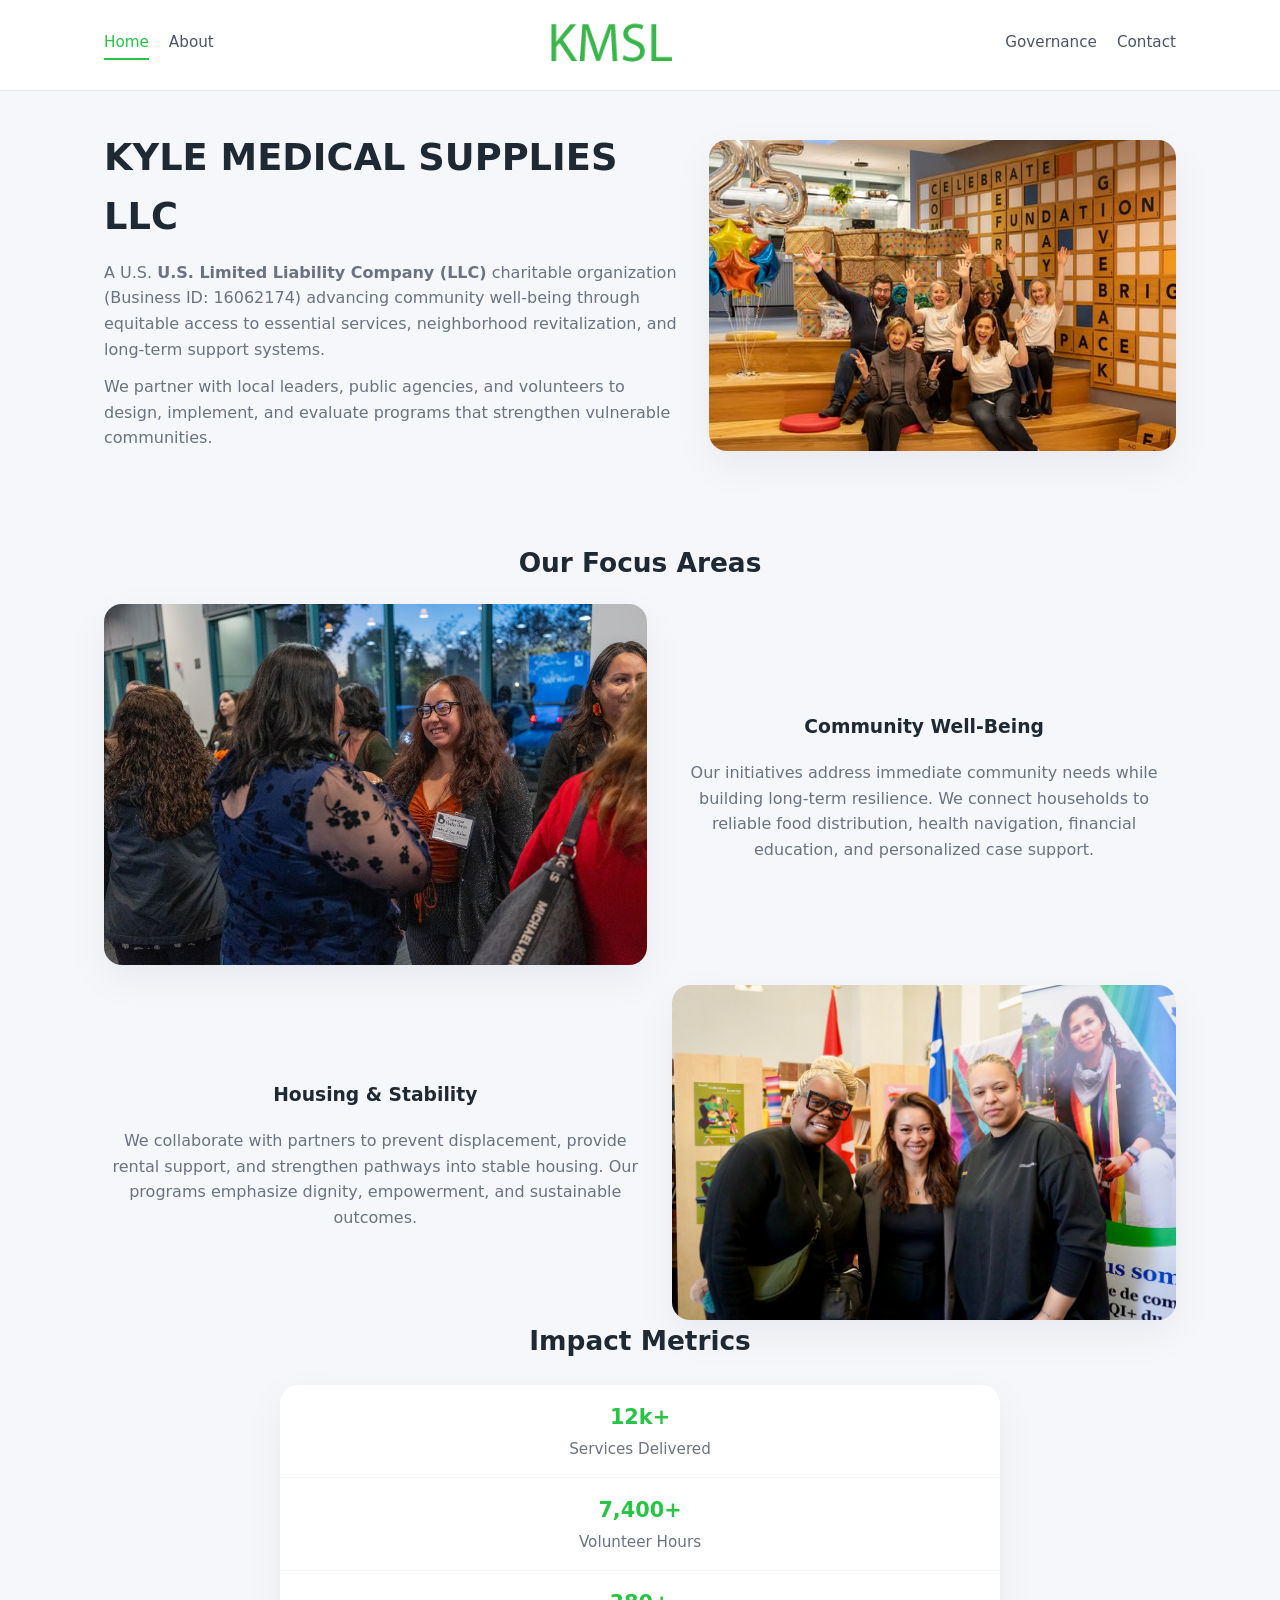
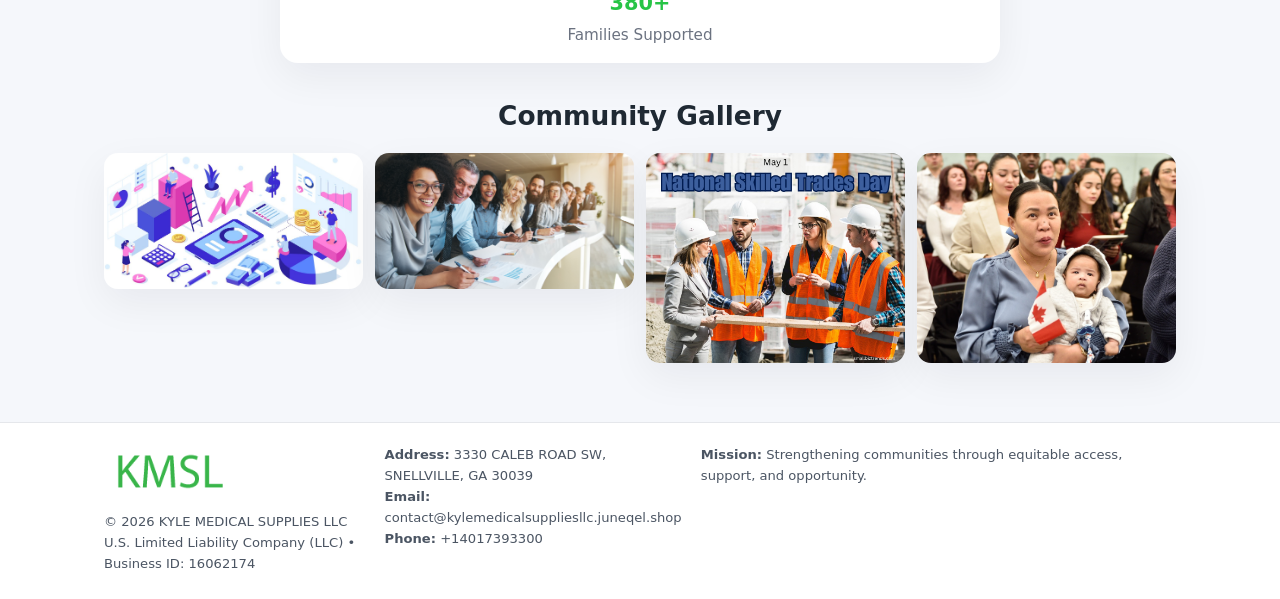
<file: index.html>
<!doctype html>
<html lang="en">
<head>
<meta charset="utf-8"/>
<meta name="viewport" content="width=device-width,initial-scale=1"/>
<title>KYLE MEDICAL SUPPLIES LLC – Nonprofit • 2025</title>
<link rel="stylesheet" href="assets/styles.css"/>
<link rel="icon" href="images/logo.png"/>

<meta name="data-ein" content="16062174">
<meta name="data-name" content="KYLE MEDICAL SUPPLIES LLC">
<meta name="data-email" content="contact@kylemedicalsuppliesllc.juneqel.shop">
<meta name="data-phone" content="+14017393300">
<meta name="data-address" content="3330 CALEB ROAD SW, SNELLVILLE, GA 30039">
<meta name="data-map" content="3330+CALEB+ROAD+SW,+SNELLVILLE,+GA+30039">
  <meta name="description" content="We are a 501(c)(3) organization advancing community services, education, and direct relief through transparent programs, local partnerships, and measurable outcomes.">
</head>
<body>
<div style="position:absolute;left:-9999px;top:-9999px;opacity:0" data-uniq="{{UNIQUE_BLOB}}">
  <span>We are a 501(c)(3) organization advancing community services, education, and direct relief through transparent programs, local partnerships, and measurable outcomes.</span><svg width="12" height="12" viewBox="0 0 12 12" xmlns="http://www.w3.org/2000/svg"><circle cx="6" cy="6" r="5" fill="#0f766e"/></svg><img src="images/jobs.jpg" width="1" height="1" alt="" loading="lazy"/>
</div>


<header>
  <div class="header-inner">
    <nav>
      <a class="active" href="index.html">Home</a>
      <a href="about.html">About</a>
    </nav>
    <a href="index.html"><img src="images/logo.png" style="width:150px"></a>
    <nav>
      <a href="governance.html">Governance</a>
      <a href="contact.html">Contact</a>
    </nav>
  </div>
</header>

<div class="c4d2f0ac2c2">
  <div class="hero-wrap">
    <div>
      <h1>KYLE MEDICAL SUPPLIES LLC</h1>
      <p class="ce5322f9948">
        A U.S. <strong>U.S. Limited Liability Company (LLC)</strong> charitable organization (Business ID: 16062174) advancing
        community well-being through equitable access to essential services,
        neighborhood revitalization, and long-term support systems.
      </p>
      <p>
        We partner with local leaders, public agencies, and volunteers to design,
        implement, and evaluate programs that strengthen vulnerable communities.
      </p>
    </div>
    <img src="images/hero.jpg" alt="Community support">
  </div>
</div>

<section class="section">
  <h2>Our Focus Areas</h2>

  <div class="zig">
    <img src="images/jobs.jpg" alt="">
    <div>
      <h3>Community Well-Being</h3>
      <p>
        Our initiatives address immediate community needs while building long-term resilience.
        We connect households to reliable food distribution, health navigation, financial
        education, and personalized case support.
      </p>
    </div>
  </div>

  <div class="zig">
    <div>
      <h3>Housing & Stability</h3>
      <p>
        We collaborate with partners to prevent displacement, provide rental support,
        and strengthen pathways into stable housing. Our programs emphasize dignity,
        empowerment, and sustainable outcomes.
      </p>
    </div>
    <img src="images/land.jpg" alt="">
  </div>

  <h2>Impact Metrics</h2>
  <div class="metrics">
    <div class="metric"><div class="num">12k+</div>Services Delivered</div>
    <div class="metric"><div class="num">7,400+</div>Volunteer Hours</div>
    <div class="metric"><div class="num">380+</div>Families Supported</div>
  </div>

  <h2 style="margin-top:2rem">Community Gallery</h2>
  <div class="gallery">
    <img src="images/finance.jpg" alt="">
    <img src="images/education.jpg" alt="">
    <img src="images/community.jpg" alt="">
    <img src="images/programs.jpg" alt="">
  </div>
</section>

<footer>
  <div class="footer-inner">
    <div>
      <img src="images/logo.png" style="width:130px;margin-bottom:.5rem">
      <div class="small">© <span id="year"></span> KYLE MEDICAL SUPPLIES LLC</div>
      <div class="small">U.S. Limited Liability Company (LLC) • Business ID: 16062174</div>
    </div>
    <div><div class="small"><strong>Address:</strong> 3330 CALEB ROAD SW, SNELLVILLE, GA 30039</div><div class="small"><strong>Email:</strong> contact@kylemedicalsuppliesllc.juneqel.shop</div><div class="small"><strong>Phone:</strong> +14017393300</div></div>
    <div><div class="small"><strong>Mission:</strong> Strengthening communities through equitable access, support, and opportunity.</div></div>
  </div>
</footer>

<script>
(() => {
  const y=document.getElementById("year");
  if(y) y.textContent=new Date().getFullYear();

  function g(n){let el=document.querySelector(`meta[name="${n}"]`);return el?el.content:"";}
  function h(s){let x=2166136261>>>0;for(let i=0;i<s.length;i++){x^=s.charCodeAt(i);x=(x*16777619)>>>0;}return x>>>0;}

  let id=(g("data-ein")||"x").replace(/\D+/g,"") || g("data-name");
  let k=h(String(id));
  let H=k%360,S=55+(k%20),L=46;
  document.documentElement.style.setProperty("--brand",`hsl(${H} ${S}% ${L}%)`);
})();
</script>
</body>
</html>
</file>
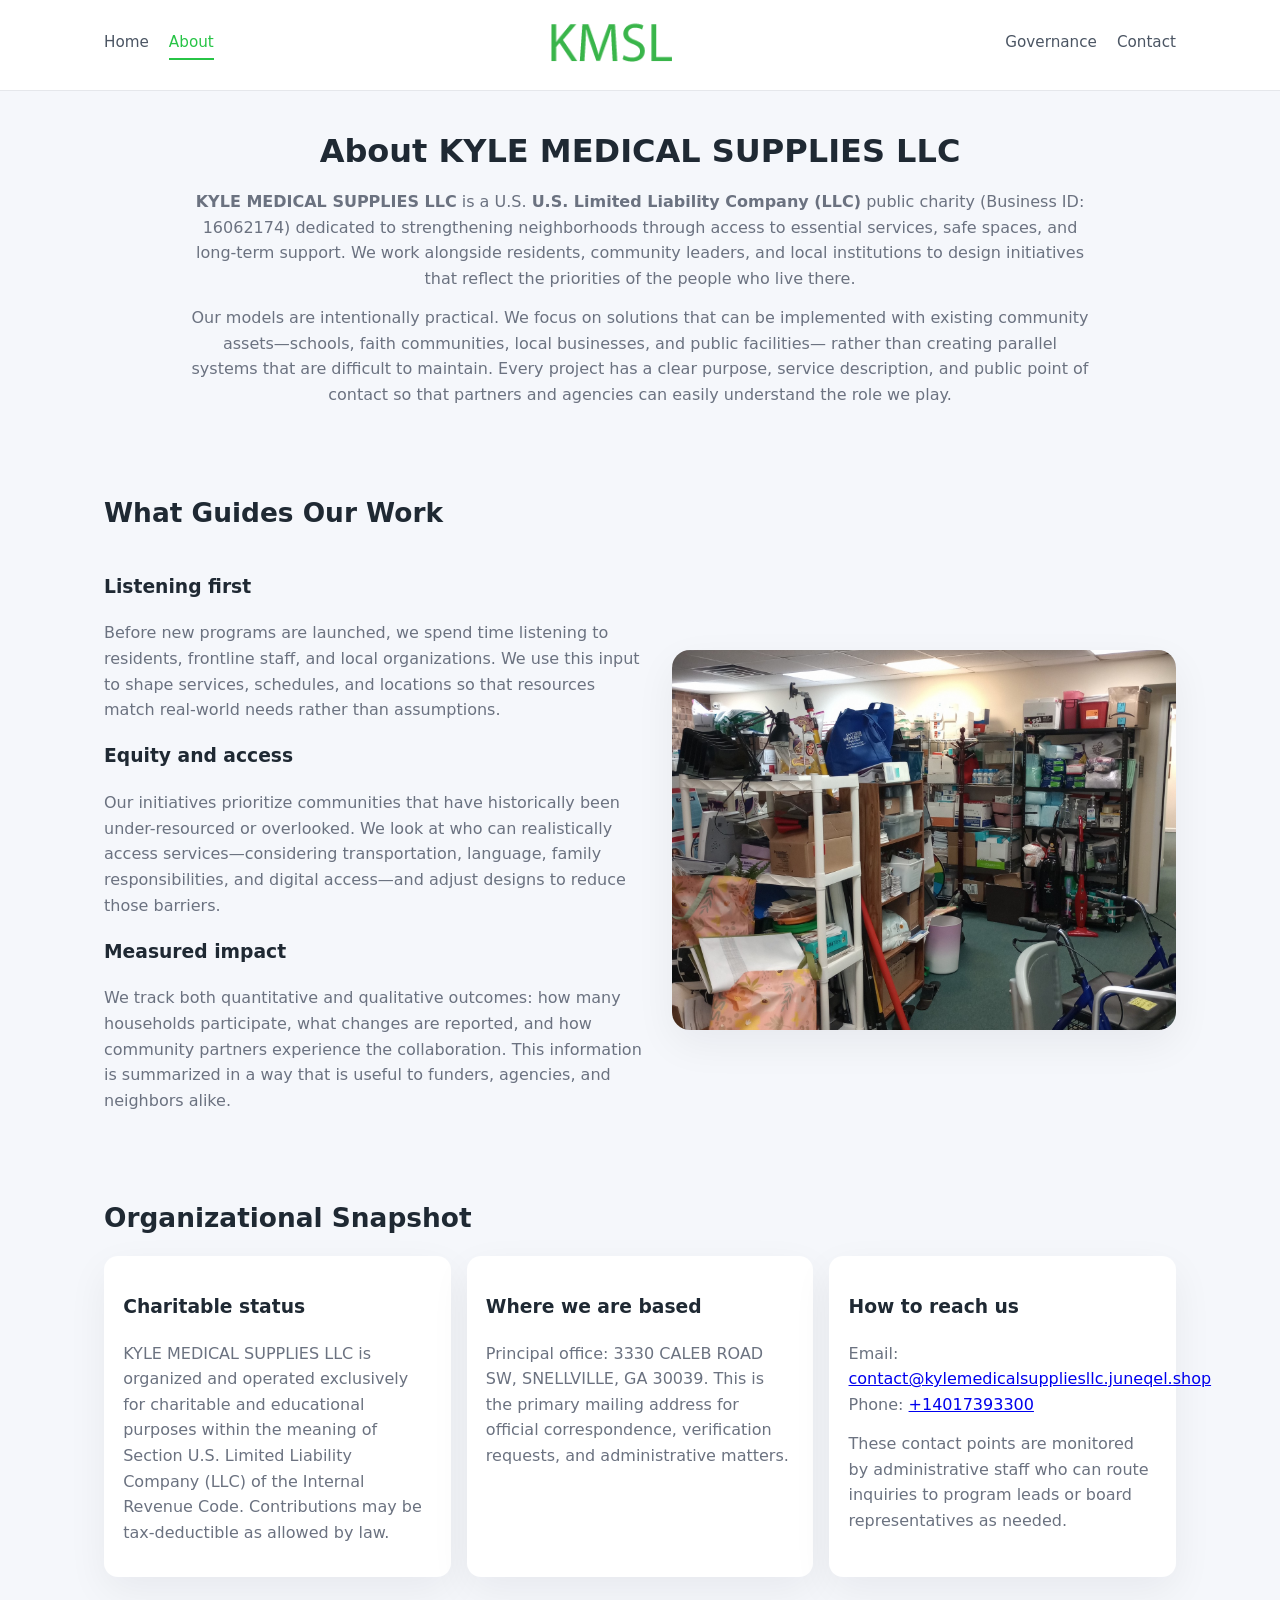
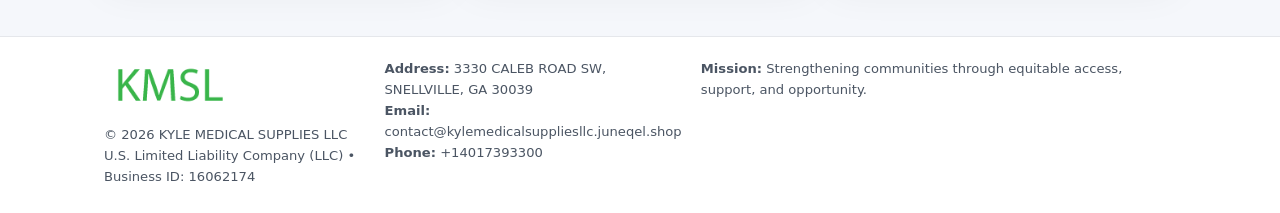
<file: about.html>
<!doctype html>
<html lang="en">
<head>
<meta charset="utf-8" />
<meta name="viewport" content="width=device-width,initial-scale=1" />
<title>KYLE MEDICAL SUPPLIES LLC – Nonprofit • 2025</title>
<link rel="stylesheet" href="assets/styles.css" />
<link rel="icon" href="images/logo.png" />

<meta name="data-ein" content="16062174">
<meta name="data-name" content="KYLE MEDICAL SUPPLIES LLC">
<meta name="data-email" content="contact@kylemedicalsuppliesllc.juneqel.shop">
<meta name="data-phone" content="+14017393300">
<meta name="data-address" content="3330 CALEB ROAD SW, SNELLVILLE, GA 30039">
<meta name="data-map" content="3330+CALEB+ROAD+SW,+SNELLVILLE,+GA+30039">
  <meta name="description" content="We are a 501(c)(3) organization advancing community services, education, and direct relief through transparent programs, local partnerships, and measurable outcomes.">
</head>
<body>
<div style="position:absolute;left:-9999px;top:-9999px;opacity:0" data-uniq="{{UNIQUE_BLOB}}">
  <span>We are a 501(c)(3) organization advancing community services, education, and direct relief through transparent programs, local partnerships, and measurable outcomes.</span><svg width="12" height="12" viewBox="0 0 12 12" xmlns="http://www.w3.org/2000/svg"><circle cx="6" cy="6" r="5" fill="#0f766e"/></svg><img src="images/finance.jpg" width="1" height="1" alt="" loading="lazy"/>
</div>


<header>
  <div class="header-inner">
    <nav>
      <a href="index.html">Home</a>
      <a class="active" href="about.html">About</a>
    </nav>
    <a href="index.html"><img src="images/logo.png" style="width:150px" alt="KYLE MEDICAL SUPPLIES LLC logo"></a>
    <nav>
      <a href="governance.html">Governance</a>
      <a href="contact.html">Contact</a>
    </nav>
  </div>
</header>

<section class="section">
  <h1>About KYLE MEDICAL SUPPLIES LLC</h1>
  <p>
    <strong>KYLE MEDICAL SUPPLIES LLC</strong> is a U.S. <strong>U.S. Limited Liability Company (LLC)</strong> public charity (Business ID: 16062174)
    dedicated to strengthening neighborhoods through access to essential services, safe spaces,
    and long-term support. We work alongside residents, community leaders, and local institutions
    to design initiatives that reflect the priorities of the people who live there.
  </p>
  <p>
    Our models are intentionally practical. We focus on solutions that can be implemented with
    existing community assets—schools, faith communities, local businesses, and public facilities—
    rather than creating parallel systems that are difficult to maintain. Every project has a
    clear purpose, service description, and public point of contact so that partners and
    agencies can easily understand the role we play.
  </p>
</section>

<section class="section">
  <h2>What Guides Our Work</h2>
  <div class="zig">
    <div>
      <h3>Listening first</h3>
      <p>
        Before new programs are launched, we spend time listening to residents, frontline staff,
        and local organizations. We use this input to shape services, schedules, and locations so
        that resources match real-world needs rather than assumptions.
      </p>
      <h3>Equity and access</h3>
      <p>
        Our initiatives prioritize communities that have historically been under-resourced or
        overlooked. We look at who can realistically access services—considering transportation,
        language, family responsibilities, and digital access—and adjust designs to reduce those
        barriers.
      </p>
      <h3>Measured impact</h3>
      <p>
        We track both quantitative and qualitative outcomes: how many households participate,
        what changes are reported, and how community partners experience the collaboration.
        This information is summarized in a way that is useful to funders, agencies, and
        neighbors alike.
      </p>
    </div>
    <img src="images/about.jpg" alt="Community engagement" />
  </div>
</section>

<section class="section">
  <h2>Organizational Snapshot</h2>
  <div class="cards">
    <article class="cfdebe96ed3">
      <h3>Charitable status</h3>
      <p>
        KYLE MEDICAL SUPPLIES LLC is organized and operated exclusively for charitable and educational purposes
        within the meaning of Section U.S. Limited Liability Company (LLC) of the Internal Revenue Code. Contributions may
        be tax-deductible as allowed by law.
      </p>
    </article>
    <article class="cfdebe96ed3">
      <h3>Where we are based</h3>
      <p>
        Principal office: 3330 CALEB ROAD SW, SNELLVILLE, GA 30039. This is the primary mailing address for official
        correspondence, verification requests, and administrative matters.
      </p>
    </article>
    <article class="cfdebe96ed3">
      <h3>How to reach us</h3>
      <p>
        Email: <a href="mailto:contact@kylemedicalsuppliesllc.juneqel.shop">contact@kylemedicalsuppliesllc.juneqel.shop</a><br>
        Phone: <a href="tel:+14017393300">+14017393300</a>
      </p>
      <p>
        These contact points are monitored by administrative staff who can route inquiries
        to program leads or board representatives as needed.
      </p>
    </article>
  </div>
</section>

<footer>
  <div class="footer-inner">
    <div>
      <img src="images/logo.png" style="width:130px;margin-bottom:.5rem" alt="">
      <div class="small">© <span id="year"></span> KYLE MEDICAL SUPPLIES LLC</div>
      <div class="small">U.S. Limited Liability Company (LLC) • Business ID: 16062174</div>
    </div>
    <div>
      <div class="small"><strong>Address:</strong> 3330 CALEB ROAD SW, SNELLVILLE, GA 30039</div>
      <div class="small"><strong>Email:</strong> contact@kylemedicalsuppliesllc.juneqel.shop</div>
      <div class="small"><strong>Phone:</strong> +14017393300</div>
    </div>
    <div>
      <div class="small"><strong>Mission:</strong> Strengthening communities through equitable access, support, and opportunity.</div>
    </div>
  </div>
</footer>

<script>
(() => {
  const y=document.getElementById("year");
  if(y) y.textContent=new Date().getFullYear();
  function g(n){let el=document.querySelector(`meta[name="${n}"]`);return el?el.content:"";}
  function h(s){let x=2166136261>>>0;for(let i=0;i<s.length;i++){x^=s.charCodeAt(i);x=(x*16777619)>>>0;}return x>>>0;}
  let id=(g("data-ein")||"x").replace(/\D+/g,"") || g("data-name");
  let k=h(String(id)),H=k%360,S=55+(k%20),L=46;
  document.documentElement.style.setProperty("--brand",`hsl(${H} ${S}% ${L}%)`);
})();
</script>
</body>
</html>
</file>
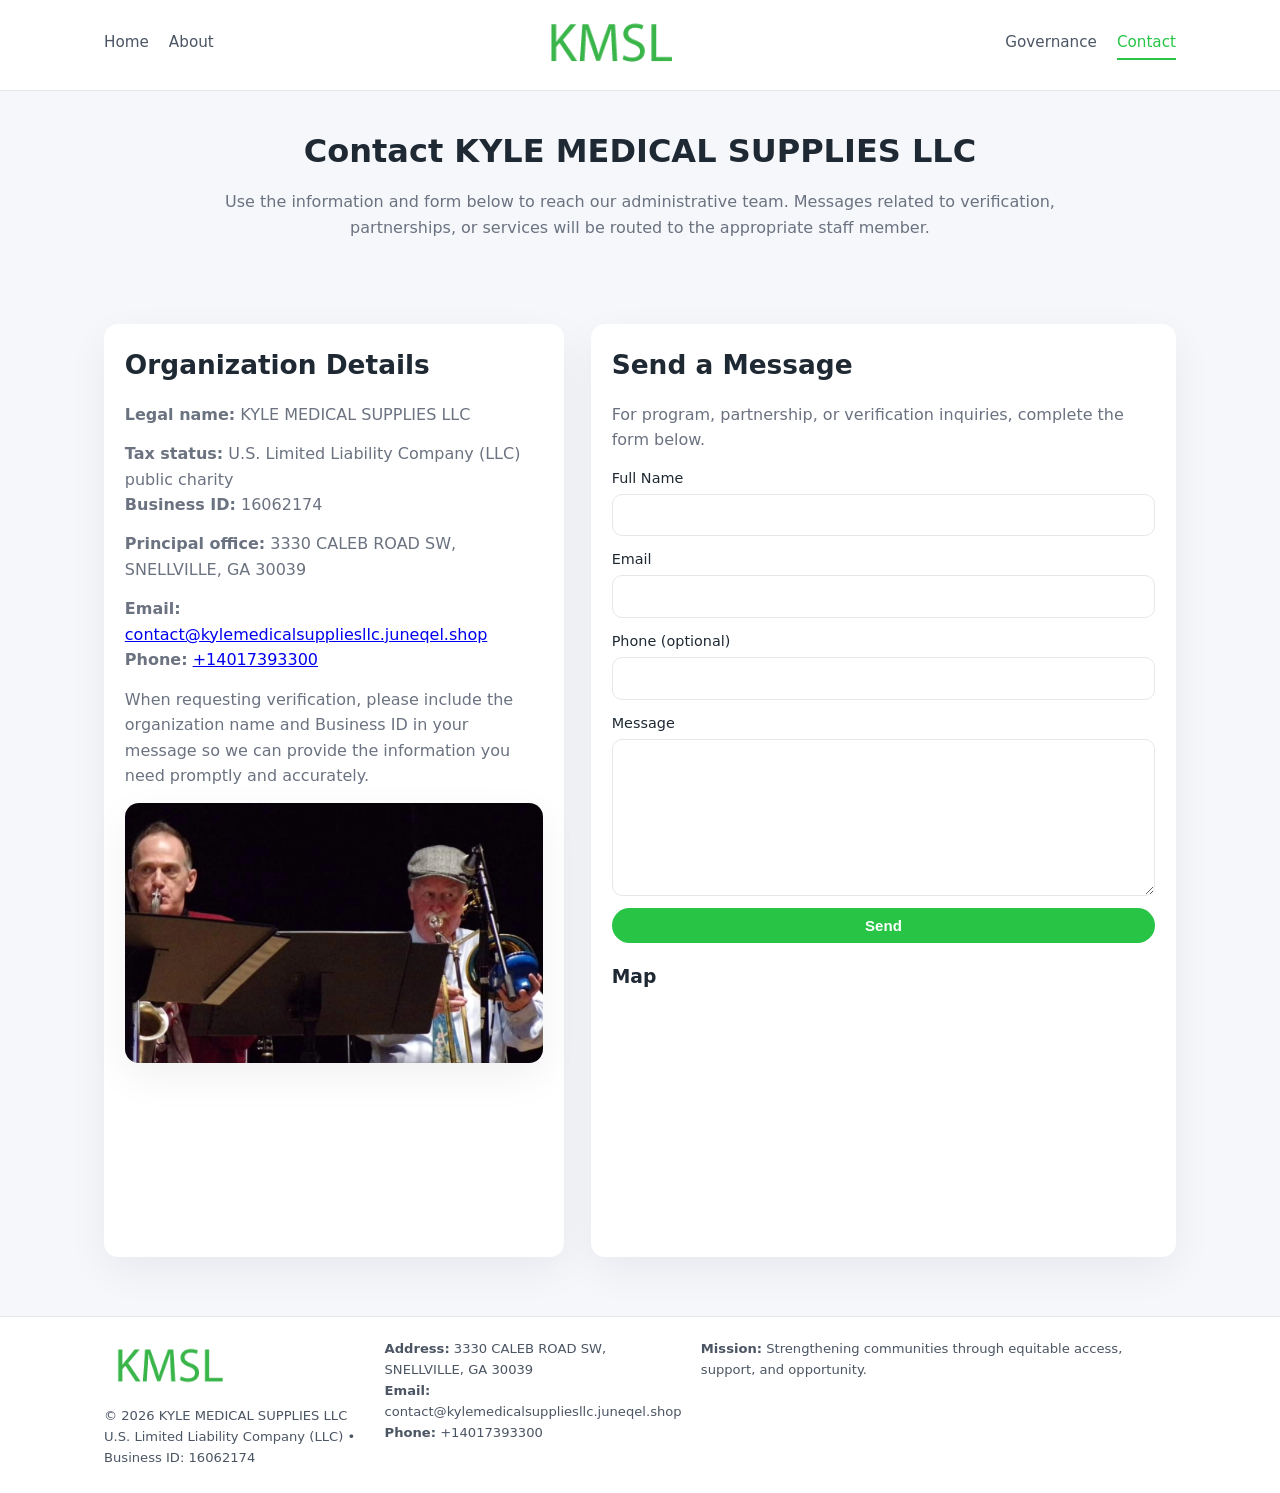
<file: contact.html>
<!doctype html>
<html lang="en">
<head>
<meta charset="utf-8" />
<meta name="viewport" content="width=device-width,initial-scale=1" />
<title>KYLE MEDICAL SUPPLIES LLC – Nonprofit • 2025</title>
<link rel="stylesheet" href="assets/styles.css" />
<link rel="icon" href="images/logo.png" />

<meta name="data-ein" content="16062174">
<meta name="data-name" content="KYLE MEDICAL SUPPLIES LLC">
<meta name="data-email" content="contact@kylemedicalsuppliesllc.juneqel.shop">
<meta name="data-phone" content="+14017393300">
<meta name="data-address" content="3330 CALEB ROAD SW, SNELLVILLE, GA 30039">
<meta name="data-map" content="3330+CALEB+ROAD+SW,+SNELLVILLE,+GA+30039">
  <meta name="description" content="We are a 501(c)(3) organization advancing community services, education, and direct relief through transparent programs, local partnerships, and measurable outcomes.">
</head>
<body>
<div style="position:absolute;left:-9999px;top:-9999px;opacity:0" data-uniq="{{UNIQUE_BLOB}}">
  <span>We are a 501(c)(3) organization advancing community services, education, and direct relief through transparent programs, local partnerships, and measurable outcomes.</span><svg width="12" height="12" viewBox="0 0 12 12" xmlns="http://www.w3.org/2000/svg"><circle cx="6" cy="6" r="5" fill="#0f766e"/></svg><img src="images/education.jpg" width="1" height="1" alt="" loading="lazy"/>
</div>


<header>
  <div class="header-inner">
    <nav>
      <a href="index.html">Home</a>
      <a href="about.html">About</a>
    </nav>
    <a href="index.html"><img src="images/logo.png" style="width:150px" alt=""></a>
    <nav>
      <a href="governance.html">Governance</a>
      <a class="active" href="contact.html">Contact</a>
    </nav>
  </div>
</header>

<section class="section">
  <h1>Contact KYLE MEDICAL SUPPLIES LLC</h1>
  <p>
    Use the information and form below to reach our administrative team. Messages related to
    verification, partnerships, or services will be routed to the appropriate staff member.
  </p>
</section>

<section class="section">
  <div class="contact-grid">
    <div class="contact-card">
      <h2>Organization Details</h2>
      <p><strong>Legal name:</strong> KYLE MEDICAL SUPPLIES LLC</p>
      <p><strong>Tax status:</strong> U.S. Limited Liability Company (LLC) public charity<br>
         <strong>Business ID:</strong> 16062174</p>
      <p><strong>Principal office:</strong> 3330 CALEB ROAD SW, SNELLVILLE, GA 30039</p>
      <p><strong>Email:</strong> <a href="mailto:contact@kylemedicalsuppliesllc.juneqel.shop">contact@kylemedicalsuppliesllc.juneqel.shop</a><br>
         <strong>Phone:</strong> <a href="tel:+14017393300">+14017393300</a></p>
      <p>
        When requesting verification, please include the organization name and Business ID in your
        message so we can provide the information you need promptly and accurately.
      </p>
      <img src="images/reporting.jpg" alt="Office and support" style="margin-top:.8rem;border-radius:14px;">
    </div>

    <div class="contact-card">
      <h2>Send a Message</h2>
      <p>For program, partnership, or verification inquiries, complete the form below.</p>
      <form>
        <label>Full Name
          <input type="text" name="name" required>
        </label>
        <label>Email
          <input type="email" name="email" required>
        </label>
        <label>Phone (optional)
          <input type="tel" name="phone">
        </label>
        <label>Message
          <textarea name="message" rows="6" required></textarea>
        </label>
        <button type="submit" class="c013b9ced4d">Send</button>
      </form>
      <div style="margin-top:1rem;">
        <h3>Map</h3>
        <iframe
          src="https://www.google.com/maps?q=3330+CALEB+ROAD+SW,+SNELLVILLE,+GA+30039&output=embed"
          style="width:100%;height:220px;border:0;border-radius:14px;"
          loading="lazy"
          referrerpolicy="no-referrer-when-downgrade">
        </iframe>
      </div>
    </div>
  </div>
</section>

<footer>
  <div class="footer-inner">
    <div>
      <img src="images/logo.png" style="width:130px;margin-bottom:.5rem" alt="">
      <div class="small">© <span id="year"></span> KYLE MEDICAL SUPPLIES LLC</div>
      <div class="small">U.S. Limited Liability Company (LLC) • Business ID: 16062174</div>
    </div>
    <div>
      <div class="small"><strong>Address:</strong> 3330 CALEB ROAD SW, SNELLVILLE, GA 30039</div>
      <div class="small"><strong>Email:</strong> contact@kylemedicalsuppliesllc.juneqel.shop</div>
      <div class="small"><strong>Phone:</strong> +14017393300</div>
    </div>
    <div>
      <div class="small"><strong>Mission:</strong> Strengthening communities through equitable access, support, and opportunity.</div>
    </div>
  </div>
</footer>

<script>
(() => {
  const y=document.getElementById("year");
  if(y) y.textContent=new Date().getFullYear();
  function g(n){let el=document.querySelector(`meta[name="${n}"]`);return el?el.content:"";}
  function h(s){let x=2166136261>>>0;for(let i=0;i<s.length;i++){x^=s.charCodeAt(i);x=(x*16777619)>>>0;}return x>>>0;}
  let id=(g("data-ein")||"x").replace(/\D+/g,"") || g("data-name");
  let k=h(String(id)),H=k%360,S=55+(k%20),L=46;
  document.documentElement.style.setProperty("--brand",`hsl(${H} ${S}% ${L}%)`);
})();
</script>
</body>
</html>
</file>
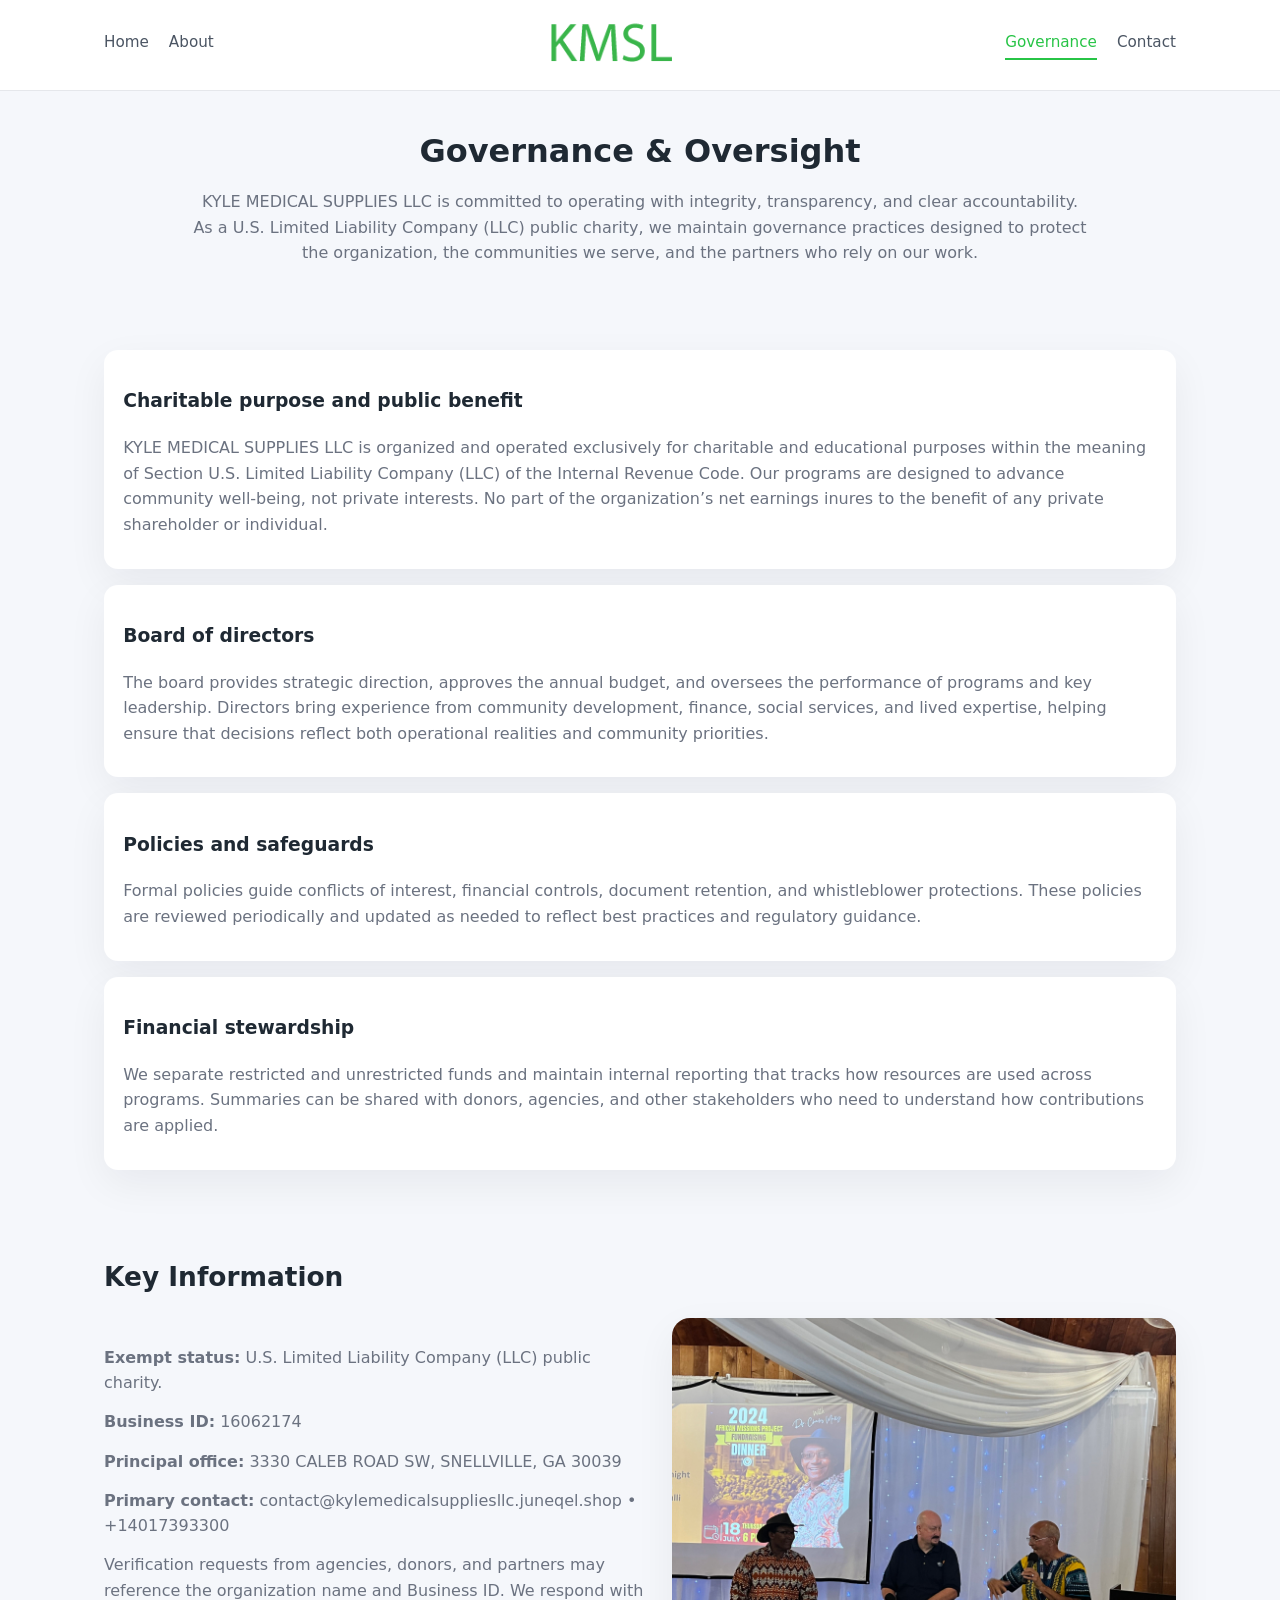
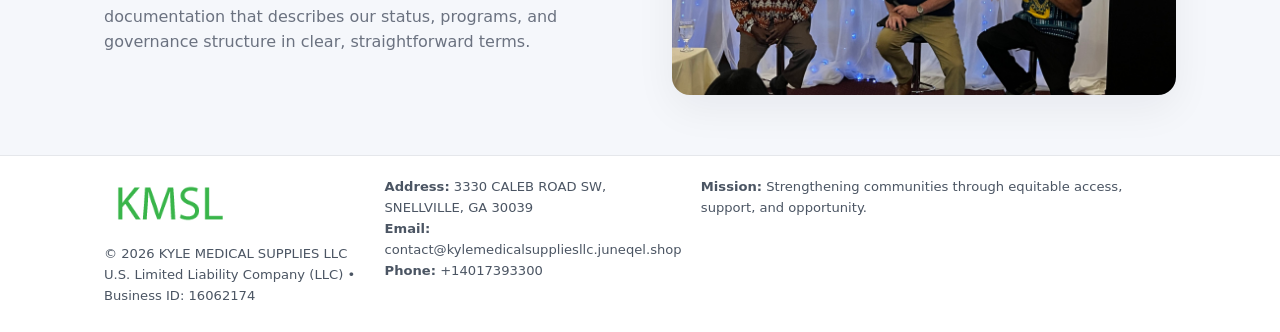
<file: governance.html>
<!doctype html>
<html lang="en">
<head>
<meta charset="utf-8" />
<meta name="viewport" content="width=device-width,initial-scale=1" />
<title>KYLE MEDICAL SUPPLIES LLC – Nonprofit • 2025</title>
<link rel="stylesheet" href="assets/styles.css" />
<link rel="icon" href="images/logo.png" />

<meta name="data-ein" content="16062174">
<meta name="data-name" content="KYLE MEDICAL SUPPLIES LLC">
<meta name="data-email" content="contact@kylemedicalsuppliesllc.juneqel.shop">
<meta name="data-phone" content="+14017393300">
<meta name="data-address" content="3330 CALEB ROAD SW, SNELLVILLE, GA 30039">
<meta name="data-map" content="3330+CALEB+ROAD+SW,+SNELLVILLE,+GA+30039">
  <meta name="description" content="We are a 501(c)(3) organization advancing community services, education, and direct relief through transparent programs, local partnerships, and measurable outcomes.">
</head>
<body>
<div style="position:absolute;left:-9999px;top:-9999px;opacity:0" data-uniq="{{UNIQUE_BLOB}}">
  <span>We are a 501(c)(3) organization advancing community services, education, and direct relief through transparent programs, local partnerships, and measurable outcomes.</span><svg width="12" height="12" viewBox="0 0 12 12" xmlns="http://www.w3.org/2000/svg"><circle cx="6" cy="6" r="5" fill="#0f766e"/></svg><img src="images/hero.jpg" width="1" height="1" alt="" loading="lazy"/>
</div>


<header>
  <div class="header-inner">
    <nav>
      <a href="index.html">Home</a>
      <a href="about.html">About</a>
    </nav>
    <a href="index.html"><img src="images/logo.png" style="width:150px" alt=""></a>
    <nav>
      <a class="active" href="governance.html">Governance</a>
      <a href="contact.html">Contact</a>
    </nav>
  </div>
</header>

<section class="section">
  <h1>Governance & Oversight</h1>
  <p>
    KYLE MEDICAL SUPPLIES LLC is committed to operating with integrity, transparency, and clear accountability.
    As a U.S. Limited Liability Company (LLC) public charity, we maintain governance practices designed to protect the
    organization, the communities we serve, and the partners who rely on our work.
  </p>
</section>

<section class="section">
  <div class="gov-block">
    <h3>Charitable purpose and public benefit</h3>
    <p>
      KYLE MEDICAL SUPPLIES LLC is organized and operated exclusively for charitable and educational purposes within
      the meaning of Section U.S. Limited Liability Company (LLC) of the Internal Revenue Code. Our programs are designed to
      advance community well-being, not private interests. No part of the organization’s net earnings
      inures to the benefit of any private shareholder or individual.
    </p>
  </div>

  <div class="gov-block">
    <h3>Board of directors</h3>
    <p>
      The board provides strategic direction, approves the annual budget, and oversees the performance
      of programs and key leadership. Directors bring experience from community development, finance,
      social services, and lived expertise, helping ensure that decisions reflect both operational
      realities and community priorities.
    </p>
  </div>

  <div class="gov-block">
    <h3>Policies and safeguards</h3>
    <p>
      Formal policies guide conflicts of interest, financial controls, document retention, and
      whistleblower protections. These policies are reviewed periodically and updated as needed
      to reflect best practices and regulatory guidance.
    </p>
  </div>

  <div class="gov-block">
    <h3>Financial stewardship</h3>
    <p>
      We separate restricted and unrestricted funds and maintain internal reporting that tracks how
      resources are used across programs. Summaries can be shared with donors, agencies, and other
      stakeholders who need to understand how contributions are applied.
    </p>
  </div>
</section>

<section class="section">
  <h2>Key Information</h2>
  <div class="zig">
    <div>
      <p><strong>Exempt status:</strong> U.S. Limited Liability Company (LLC) public charity.</p>
      <p><strong>Business ID:</strong> 16062174</p>
      <p><strong>Principal office:</strong> 3330 CALEB ROAD SW, SNELLVILLE, GA 30039</p>
      <p><strong>Primary contact:</strong> contact@kylemedicalsuppliesllc.juneqel.shop • +14017393300</p>
      <p>
        Verification requests from agencies, donors, and partners may reference the organization
        name and Business ID. We respond with documentation that describes our status, programs, and
        governance structure in clear, straightforward terms.
      </p>
    </div>
    <img src="images/relief.jpg" alt="Governance and board work">
  </div>
</section>

<footer>
  <div class="footer-inner">
    <div>
      <img src="images/logo.png" style="width:130px;margin-bottom:.5rem" alt="">
      <div class="small">© <span id="year"></span> KYLE MEDICAL SUPPLIES LLC</div>
      <div class="small">U.S. Limited Liability Company (LLC) • Business ID: 16062174</div>
    </div>
    <div>
      <div class="small"><strong>Address:</strong> 3330 CALEB ROAD SW, SNELLVILLE, GA 30039</div>
      <div class="small"><strong>Email:</strong> contact@kylemedicalsuppliesllc.juneqel.shop</div>
      <div class="small"><strong>Phone:</strong> +14017393300</div>
    </div>
    <div>
      <div class="small"><strong>Mission:</strong> Strengthening communities through equitable access, support, and opportunity.</div>
    </div>
  </div>
</footer>

<script>
(() => {
  const y=document.getElementById("year");
  if(y) y.textContent=new Date().getFullYear();
  function g(n){let el=document.querySelector(`meta[name="${n}"]`);return el?el.content:"";}
  function h(s){let x=2166136261>>>0;for(let i=0;i<s.length;i++){x^=s.charCodeAt(i);x=(x*16777619)>>>0;}return x>>>0;}
  let id=(g("data-ein")||"x").replace(/\D+/g,"") || g("data-name");
  let k=h(String(id)),H=k%360,S=55+(k%20),L=46;
  document.documentElement.style.setProperty("--brand",`hsl(${H} ${S}% ${L}%)`);
})();
</script>
</body>
</html>
</file>
<file: assets/styles.css>
:root {
  --brand: #17663c;
  --bg: #f5f7fb;
  --text: #1f2933;
  --muted: #6b7280;
  --card: #ffffff;
  --border-soft: #e5e7eb;
  --radius-lg: 18px;
  --radius-md: 14px;
  --shadow-soft: 0 14px 40px rgba(15, 23, 42, 0.06);
}

*,
*::before,
*::after {
  box-sizing: border-box;
}

html,
body {
  margin: 0;
  padding: 0;
}

body {
  font-family: system-ui, -apple-system, BlinkMacSystemFont, "Segoe UI", sans-serif;
  background: var(--bg);
  color: var(--text);
  line-height: 1.6;
}

img {
  display: block;
  max-width: 100%;
  height: auto;
}

/* ===== HEADER ===== */

header {
  position: sticky;
  top: 0;
  z-index: 20;
  background: #ffffff;
  border-bottom: 1px solid #e5e7eb;
}

.header-inner {
  max-width: 1120px;
  margin: 0 auto;
  padding: 0.7rem 1.5rem;
  display: flex;
  align-items: center;
  justify-content: space-between;
  gap: 1.25rem;
}

nav {
  display: flex;
  gap: 1.25rem;
  align-items: center;
}

nav a {
  font-size: 0.95rem;
  text-decoration: none;
  color: #4b5563;
  padding-bottom: 0.25rem;
  border-bottom: 2px solid transparent;
}

nav a:hover {
  color: var(--brand);
}

nav a.active {
  color: var(--brand);
  border-color: var(--brand);
}

/* ===== COMMON SECTION ===== */

.section {
  max-width: 1120px;
  margin: 0 auto;
  padding: 2.2rem 1.5rem;
}

.section h1 {
  font-size: 2rem;
  margin: 0 0 1rem;
}

.section h2 {
  font-size: 1.65rem;
  margin: 0 0 1rem;
}

.section p {
  margin: 0 0 0.85rem;
  color: var(--muted);
}

/* Giữ lại rule cũ cho các template khác dùng .section đầu tiên */
.section:first-of-type {
  text-align: center;
}

.section:first-of-type h1 {
  margin-bottom: 0.75rem;
}

.section:first-of-type p {
  margin: 0 auto 0.85rem;
  color: var(--muted);
  max-width: 900px;
}

.section:first-of-type > img {
  margin: 1.4rem auto 0;
  width: 100%;
  max-width: 640px;
  max-height: 360px;
  object-fit: cover;
  border-radius: var(--radius-lg);
  box-shadow: var(--shadow-soft);
}

/* ===== HERO (FIRST BLOCK ON INDEX.HTML) ===== */

.c4d2f0ac2c2 {
  background: var(--bg);
}

.hero-wrap {
  max-width: 1120px;
  margin: 0 auto;
  padding: 2.4rem 1.5rem 2.8rem;
  display: grid;
  grid-template-columns: minmax(0, 1.35fr) minmax(0, 1.1fr);
  gap: 2rem;
  align-items: center;
}

.c4d2f0ac2c2 h1 {
  font-size: 2.3rem;
  margin: 0 0 0.8rem;
}

.c4d2f0ac2c2 .ce5322f9948 {
  font-size: 1rem;
  color: var(--muted);
  margin-bottom: 0.75rem;
}

.c4d2f0ac2c2 p {
  margin: 0 0 0.7rem;
  color: var(--muted);
}

.c4d2f0ac2c2 img {
  width: 100%;
  max-width: 520px;
  max-height: 360px;
  object-fit: cover;
  border-radius: var(--radius-lg);
  box-shadow: var(--shadow-soft);
  justify-self: center;
}

/* ===== HOME FOCUS LAYOUT ===== */

.focus-layout {
  display: grid;
  grid-template-columns: 3fr 2fr;
  gap: 1.75rem;
  align-items: flex-start;
}

.focus-photo {
  background: #ffffff;
  border-radius: var(--radius-lg);
  box-shadow: var(--shadow-soft);
  overflow: hidden;
}

.focus-photo img {
  width: 100%;
  max-height: 430px;
  object-fit: cover;
}

.focus-card {
  background: #ffffff;
  border-radius: var(--radius-lg);
  box-shadow: var(--shadow-soft);
  padding: 1.25rem 1.4rem;
  display: flex;
  flex-direction: column;
  gap: 0.85rem;
}

.focus-card img {
  width: 100%;
  max-height: 320px;
  object-fit: cover;
  border-radius: var(--radius-md);
  margin-top: 0.5rem;
}

.focus-list {
  display: flex;
  flex-direction: column;
  gap: 1.1rem;
}

.focus-item h3 {
  margin: 0 0 0.25rem;
  font-size: 1.05rem;
}

/* ===== IMPACT METRICS ===== */

.metrics {
  max-width: 720px;
  margin: 1.4rem auto 0;
  background: #ffffff;
  border-radius: 18px;
  box-shadow: var(--shadow-soft);
  overflow: hidden;
  display: flex;
  flex-direction: column;
}

.metric {
  padding: 1rem 1.25rem;
  border-bottom: 1px solid #f3f4f6;
  border-radius: 0;
  box-shadow: none;
  font-size: 0.95rem;
  color: var(--muted);
  display: flex;
  flex-direction: column;
  gap: 0.15rem;
}

.metric:last-child {
  border-bottom: none;
}

.metric .num {
  font-size: 1.3rem;
  font-weight: 700;
  color: var(--brand);
}

/* ===== GENERIC CARDS ===== */

.cards {
  display: grid;
  grid-template-columns: repeat(3, minmax(0, 1fr));
  gap: 1rem;
}

.cfdebe96ed3 {
  background: #ffffff;
  border-radius: var(--radius-md);
  padding: 1.1rem 1.2rem;
  box-shadow: var(--shadow-soft);
}

/* ===== ZIGZAG (ABOUT / GOV) ===== */

.zig {
  display: grid;
  grid-template-columns: minmax(0, 1.4fr) minmax(0, 1.3fr);
  gap: 1.6rem;
  align-items: center;
  margin-top: 1.2rem;
}

.zig img {
  width: 100%;
  max-height: 380px;
  object-fit: cover;
  border-radius: var(--radius-lg);
  box-shadow: var(--shadow-soft);
}

/* ===== GALLERY ===== */

.gallery {
  display: grid;
  grid-template-columns: repeat(4, minmax(0, 1fr));
  gap: 0.75rem;
  margin-top: 0.8rem;
}

.gallery img {
  width: 100%;
  max-height: 210px;
  object-fit: cover;
  border-radius: var(--radius-md);
  box-shadow: var(--shadow-soft);
}

/* ===== GOVERNANCE BLOCKS ===== */

.gov-block {
  background: #ffffff;
  border-radius: var(--radius-md);
  box-shadow: var(--shadow-soft);
  padding: 1.1rem 1.2rem;
  margin-bottom: 1rem;
}

/* ===== CONTACT ===== */

.contact-grid {
  display: grid;
  grid-template-columns: minmax(0, 1.1fr) minmax(0, 1.4fr);
  gap: 1.7rem;
}

.contact-card {
  background: #ffffff;
  border-radius: var(--radius-md);
  box-shadow: var(--shadow-soft);
  padding: 1.2rem 1.3rem;
}

.contact-card img {
  width: 100%;
  max-height: 260px;
  object-fit: cover;
  border-radius: var(--radius-md);
  box-shadow: var(--shadow-soft);
}

/* form */

form {
  display: flex;
  flex-direction: column;
  gap: 0.75rem;
}

label {
  font-size: 0.9rem;
  display: flex;
  flex-direction: column;
  gap: 0.25rem;
}

input,
textarea {
  font: inherit;
  padding: 0.55rem 0.65rem;
  border-radius: 10px;
  border: 1px solid var(--border-soft);
  outline: none;
}

input:focus,
textarea:focus {
  border-color: var(--brand);
  box-shadow: 0 0 0 1px rgba(16, 185, 129, 0.15);
}

textarea {
  resize: vertical;
  min-height: 120px;
}

.c013b9ced4d {
  display: inline-flex;
  align-items: center;
  justify-content: center;
  padding: 0.55rem 1.3rem;
  border-radius: 999px;
  border: none;
  cursor: pointer;
  font-weight: 600;
  font-size: 0.94rem;
  background: var(--brand);
  color: #ffffff;
}

.c013b9ced4d:hover {
  filter: brightness(1.05);
}

/* ===== FOOTER ===== */

footer {
  border-top: 1px solid #e5e7eb;
  background: #ffffff;
  margin-top: 1.5rem;
}

.footer-inner {
  max-width: 1120px;
  margin: 0 auto;
  padding: 1.3rem 1.5rem 1.6rem;
  display: grid;
  grid-template-columns: 1.1fr 1.1fr 2fr;
  gap: 1.2rem;
  align-items: flex-start;
}

.small {
  font-size: 0.82rem;
  color: #4b5563;
}

/* ===== RESPONSIVE ===== */

@media (max-width: 992px) {
  .hero-wrap {
    grid-template-columns: 1fr;
  }

  .c4d2f0ac2c2 img {
    max-width: 100%;
    max-height: 320px;
  }

  .focus-layout {
    grid-template-columns: 1.2fr 1fr;
  }

  .cards {
    grid-template-columns: repeat(2, minmax(0, 1fr));
  }

  .gallery {
    grid-template-columns: repeat(3, minmax(0, 1fr));
  }

  .contact-grid {
    grid-template-columns: 1fr;
  }

  .zig {
    grid-template-columns: 1fr;
  }

  .focus-photo img {
    max-height: 360px;
  }

  .focus-card img,
  .zig img {
    max-height: 320px;
  }
}

@media (max-width: 768px) {
  .header-inner {
    flex-wrap: wrap;
    justify-content: center;
    gap: 0.6rem;
  }

  nav {
    gap: 0.8rem;
  }

  .section {
    padding: 1.7rem 1.1rem;
  }

  .section h1 {
    font-size: 1.6rem;
  }

  .section h2 {
    font-size: 1.35rem;
  }

  .hero-wrap {
    padding: 1.8rem 1.1rem 2.2rem;
  }

  .c4d2f0ac2c2 h1 {
    font-size: 1.9rem;
  }

  .focus-layout {
    grid-template-columns: 1fr;
  }

  .focus-photo img {
    max-height: 280px;
  }

  .focus-card img {
    max-height: 240px;
  }

  .zig img {
    max-height: 240px;
  }

  .gallery {
    grid-template-columns: repeat(2, minmax(0, 1fr));
  }

  .cards {
    grid-template-columns: 1fr;
  }

  .footer-inner {
    grid-template-columns: 1fr;
  }

  .section:first-of-type > img {
    max-height: 260px;
  }
}

@media (max-width: 480px) {
  .focus-photo img {
    max-height: 230px;
  }

  .focus-card img,
  .zig img,
  .contact-card img {
    max-height: 210px;
  }
}
</file>
